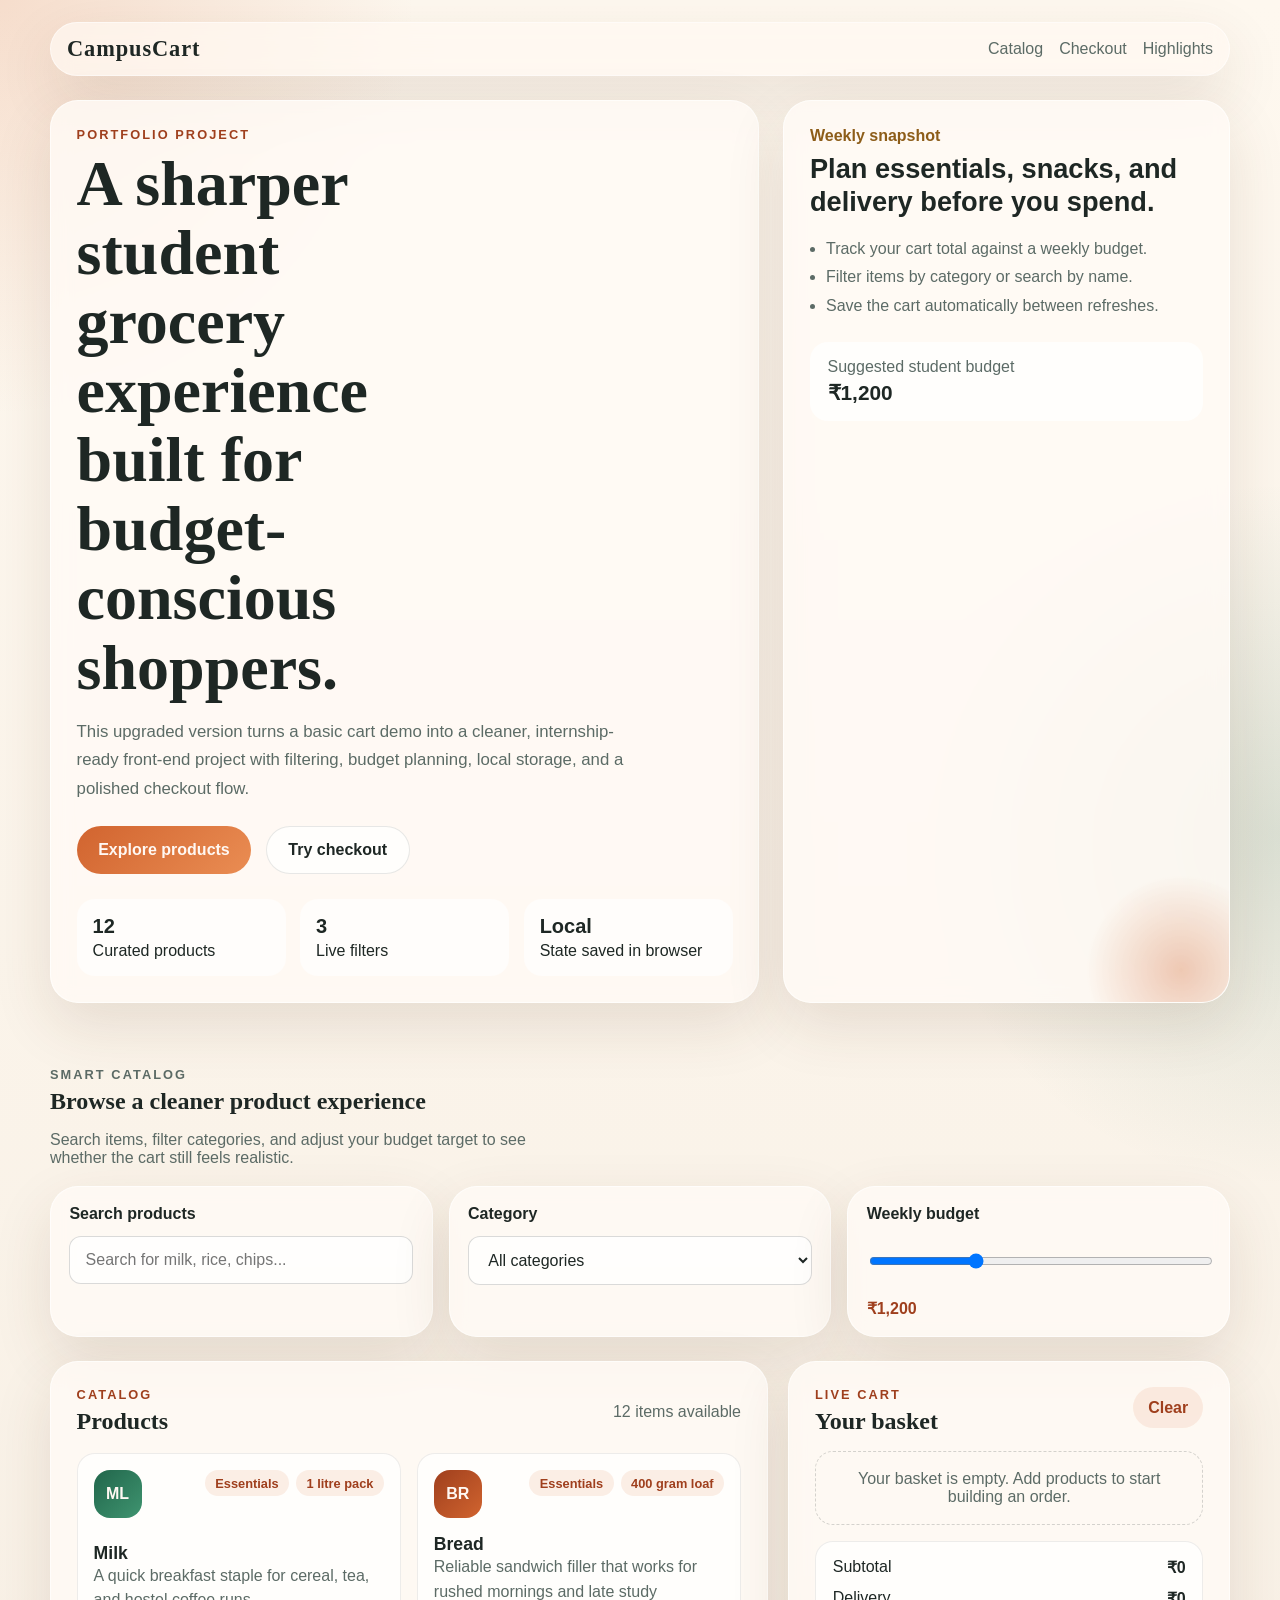
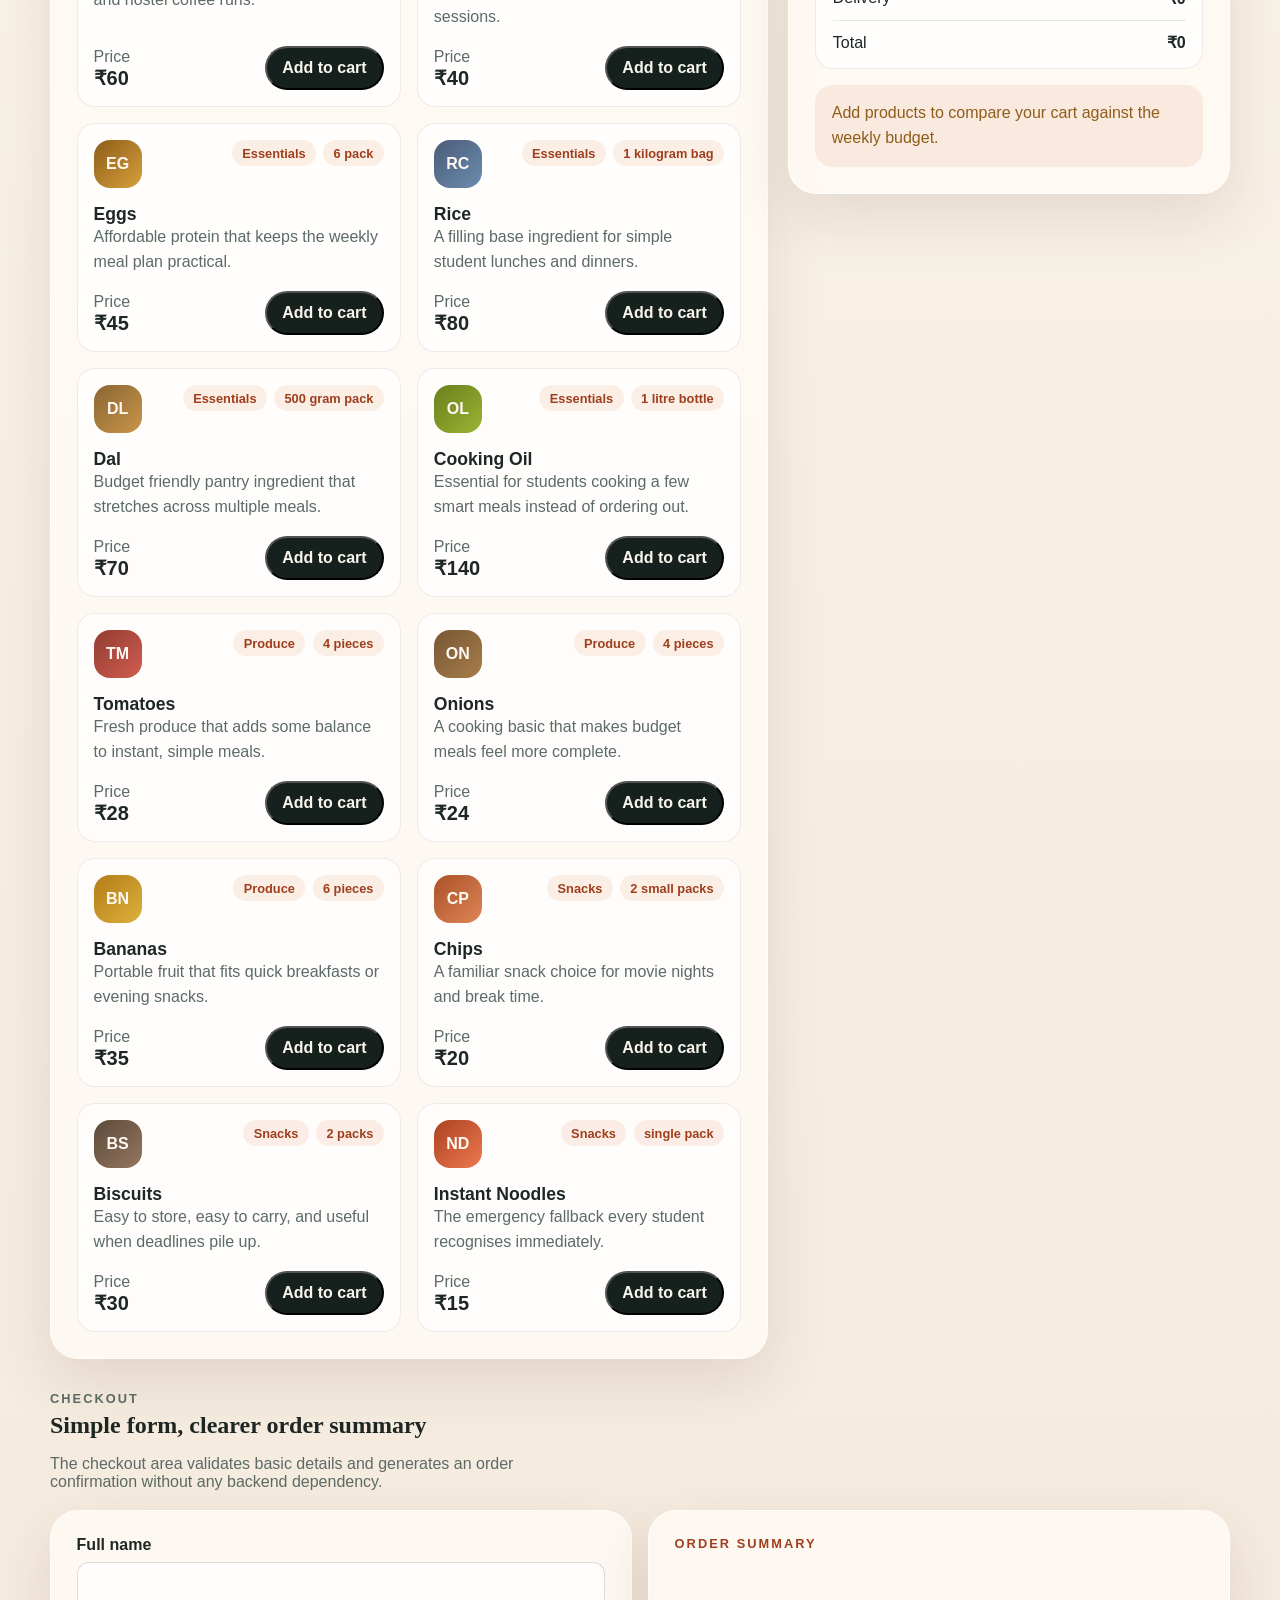
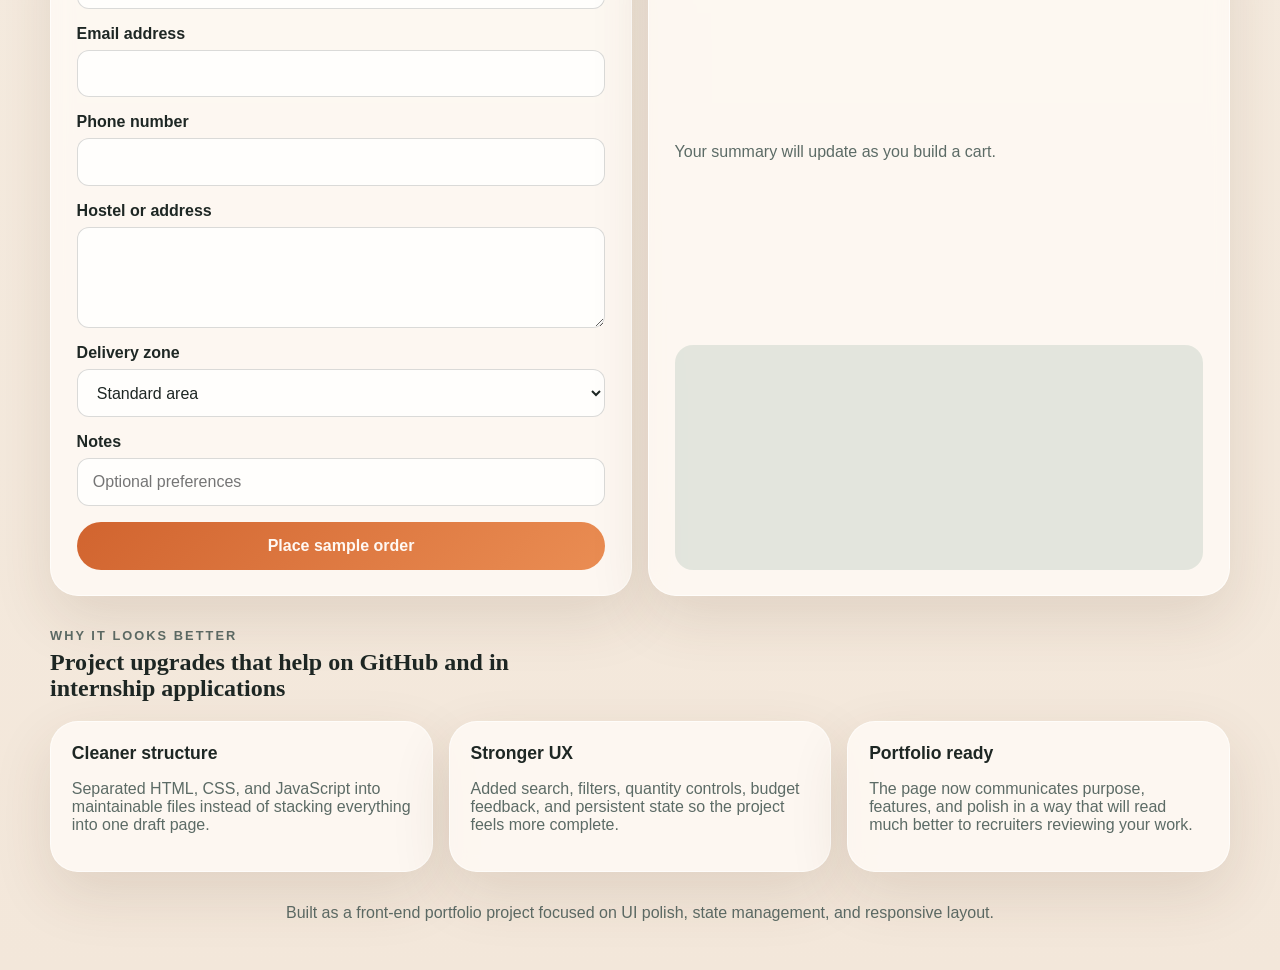
<file: index.html>
<!DOCTYPE html>
<html lang="en">
<head>
  <meta charset="UTF-8">
  <meta name="viewport" content="width=device-width, initial-scale=1.0">
  <meta
    name="description"
    content="CampusCart is a student-focused grocery planner that helps shoppers stay on budget, build a cart, and preview checkout details."
  >
  <title>CampusCart | Student Grocery Planner</title>
  <link rel="stylesheet" href="styles.css">
</head>
<body>
  <div class="page-shell">
    <header class="hero">
      <nav class="topbar" aria-label="Primary">
        <a class="brand" href="#top">CampusCart</a>
        <div class="topbar-links">
          <a href="#catalog">Catalog</a>
          <a href="#checkout">Checkout</a>
          <a href="#highlights">Highlights</a>
        </div>
      </nav>

      <section class="hero-grid" id="top">
        <div class="hero-copy">
          <p class="eyebrow">Portfolio Project</p>
          <h1>A sharper student grocery experience built for budget-conscious shoppers.</h1>
          <p class="hero-text">
            This upgraded version turns a basic cart demo into a cleaner, internship-ready front-end project with
            filtering, budget planning, local storage, and a polished checkout flow.
          </p>
          <div class="hero-actions">
            <a class="button button-primary" href="#catalog">Explore products</a>
            <a class="button button-secondary" href="#checkout">Try checkout</a>
          </div>
          <div class="hero-stats" aria-label="Project quick facts">
            <article>
              <strong>12</strong>
              <span>Curated products</span>
            </article>
            <article>
              <strong>3</strong>
              <span>Live filters</span>
            </article>
            <article>
              <strong>Local</strong>
              <span>State saved in browser</span>
            </article>
          </div>
        </div>

        <aside class="hero-panel" aria-label="Shopping insight">
          <p class="panel-kicker">Weekly snapshot</p>
          <h2>Plan essentials, snacks, and delivery before you spend.</h2>
          <ul class="panel-list">
            <li>Track your cart total against a weekly budget.</li>
            <li>Filter items by category or search by name.</li>
            <li>Save the cart automatically between refreshes.</li>
          </ul>
          <div class="budget-teaser">
            <span>Suggested student budget</span>
            <strong id="heroBudgetValue">INR 1,200</strong>
          </div>
        </aside>
      </section>
    </header>

    <main>
      <section class="controls-section" id="catalog">
        <div class="section-heading">
          <p class="eyebrow">Smart Catalog</p>
          <h2>Browse a cleaner product experience</h2>
          <p>
            Search items, filter categories, and adjust your budget target to see whether the cart still feels realistic.
          </p>
        </div>

        <div class="controls-grid">
          <label class="control-card">
            <span>Search products</span>
            <input id="searchInput" type="search" placeholder="Search for milk, rice, chips...">
          </label>

          <label class="control-card">
            <span>Category</span>
            <select id="categoryFilter">
              <option value="all">All categories</option>
              <option value="Essentials">Essentials</option>
              <option value="Produce">Produce</option>
              <option value="Snacks">Snacks</option>
            </select>
          </label>

          <label class="control-card control-card-range">
            <span>Weekly budget</span>
            <input id="budgetRange" type="range" min="500" max="3000" value="1200" step="100">
            <strong id="budgetValue">INR 1,200</strong>
          </label>
        </div>
      </section>

      <section class="workspace">
        <div class="catalog-panel">
          <div class="catalog-header">
            <div>
              <p class="eyebrow">Catalog</p>
              <h2>Products</h2>
            </div>
            <p id="resultsCount" class="muted">12 items available</p>
          </div>
          <div id="productGrid" class="product-grid" aria-live="polite"></div>
        </div>

        <aside class="cart-panel">
          <div class="cart-heading">
            <div>
              <p class="eyebrow">Live Cart</p>
              <h2>Your basket</h2>
            </div>
            <button id="clearCartButton" class="text-button" type="button">Clear</button>
          </div>

          <div id="cartItems" class="cart-items" aria-live="polite"></div>

          <div class="summary-card">
            <div class="summary-row">
              <span>Subtotal</span>
              <strong id="subtotalValue">INR 0</strong>
            </div>
            <div class="summary-row">
              <span>Delivery</span>
              <strong id="deliveryValue">INR 40</strong>
            </div>
            <div class="summary-row total-row">
              <span>Total</span>
              <strong id="totalValue">INR 40</strong>
            </div>
          </div>

          <div id="budgetStatus" class="budget-status">
            Add products to compare your cart against the weekly budget.
          </div>
        </aside>
      </section>

      <section class="checkout-layout" id="checkout">
        <div class="section-heading">
          <p class="eyebrow">Checkout</p>
          <h2>Simple form, clearer order summary</h2>
          <p>
            The checkout area validates basic details and generates an order confirmation without any backend dependency.
          </p>
        </div>

        <div class="checkout-grid">
          <form id="checkoutForm" class="checkout-card">
            <label>
              <span>Full name</span>
              <input id="customerName" type="text" required>
            </label>

            <label>
              <span>Email address</span>
              <input id="customerEmail" type="email" required>
            </label>

            <label>
              <span>Phone number</span>
              <input id="customerPhone" type="tel" required>
            </label>

            <label>
              <span>Hostel or address</span>
              <textarea id="customerAddress" rows="4" required></textarea>
            </label>

            <label>
              <span>Delivery zone</span>
              <select id="deliveryZone">
                <option value="standard">Standard area</option>
                <option value="remote">Remote area</option>
              </select>
            </label>

            <label>
              <span>Notes</span>
              <input id="customerNotes" type="text" placeholder="Optional preferences">
            </label>

            <button class="button button-primary form-button" type="submit">Place sample order</button>
          </form>

          <div class="checkout-card order-card">
            <p class="eyebrow">Order Summary</p>
            <div id="checkoutSummary" class="checkout-summary">
              Your summary will update as you build a cart.
            </div>
            <div id="confirmationMessage" class="confirmation-message" aria-live="polite"></div>
          </div>
        </div>
      </section>

      <section class="highlights" id="highlights">
        <div class="section-heading">
          <p class="eyebrow">Why It Looks Better</p>
          <h2>Project upgrades that help on GitHub and in internship applications</h2>
        </div>

        <div class="highlight-grid">
          <article class="highlight-card">
            <h3>Cleaner structure</h3>
            <p>Separated HTML, CSS, and JavaScript into maintainable files instead of stacking everything into one draft page.</p>
          </article>
          <article class="highlight-card">
            <h3>Stronger UX</h3>
            <p>Added search, filters, quantity controls, budget feedback, and persistent state so the project feels more complete.</p>
          </article>
          <article class="highlight-card">
            <h3>Portfolio ready</h3>
            <p>The page now communicates purpose, features, and polish in a way that will read much better to recruiters reviewing your work.</p>
          </article>
        </div>
      </section>
    </main>

    <footer class="site-footer">
      <p>Built as a front-end portfolio project focused on UI polish, state management, and responsive layout.</p>
    </footer>
  </div>

  <script src="script.js"></script>
</body>
</html>
</file>
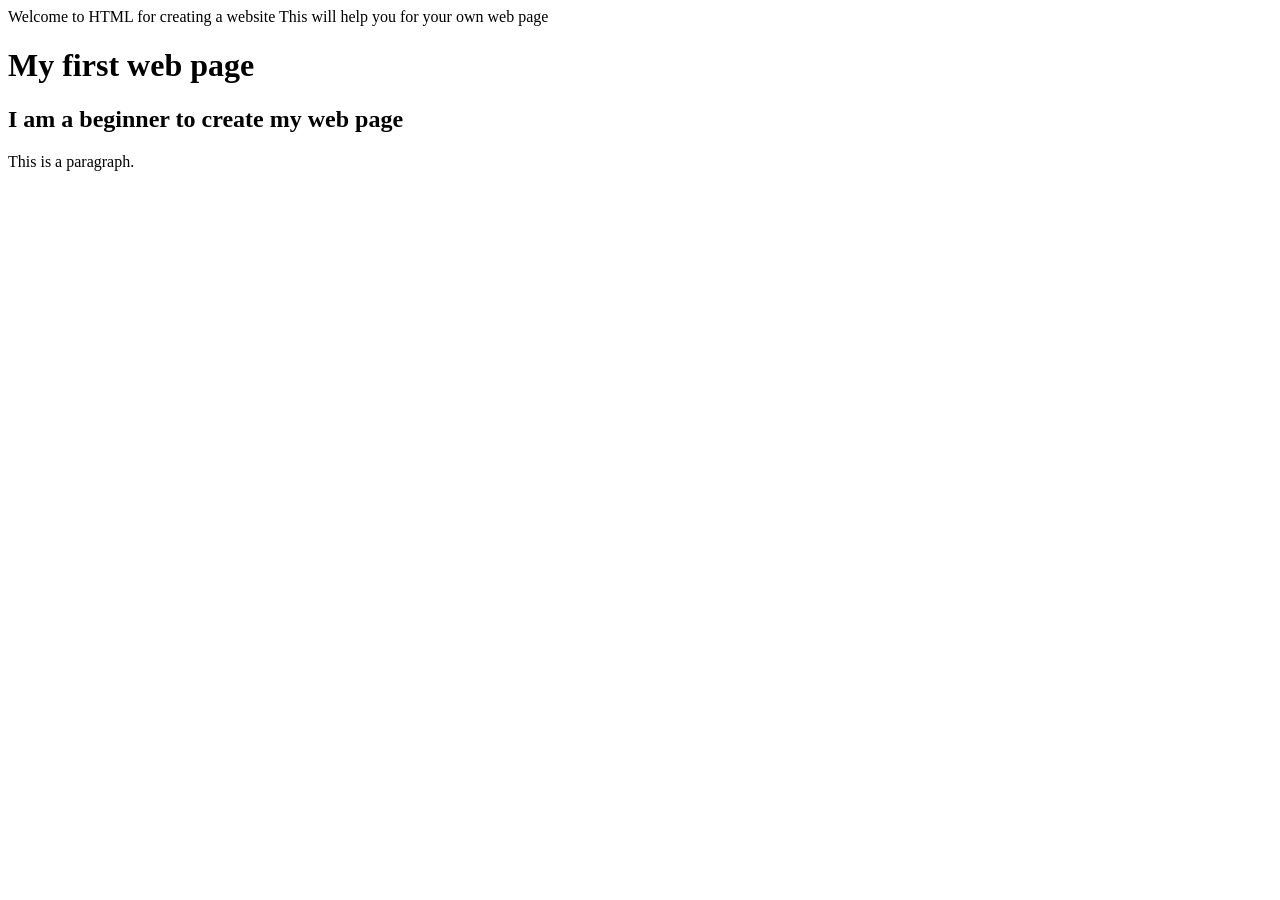
<file: archive/doc.HTML>
<!DOCTYPE HTML>
<html>
<head>
<title>This is my First web page</title>
</head>
<body>

Welcome to HTML for creating a website

This will help you for your own web page

<h1>My first web page</h1>
<h2> I am a beginner to create my web page</h2>
<p>This is a paragraph.</p>

</body>
</html>
</file>
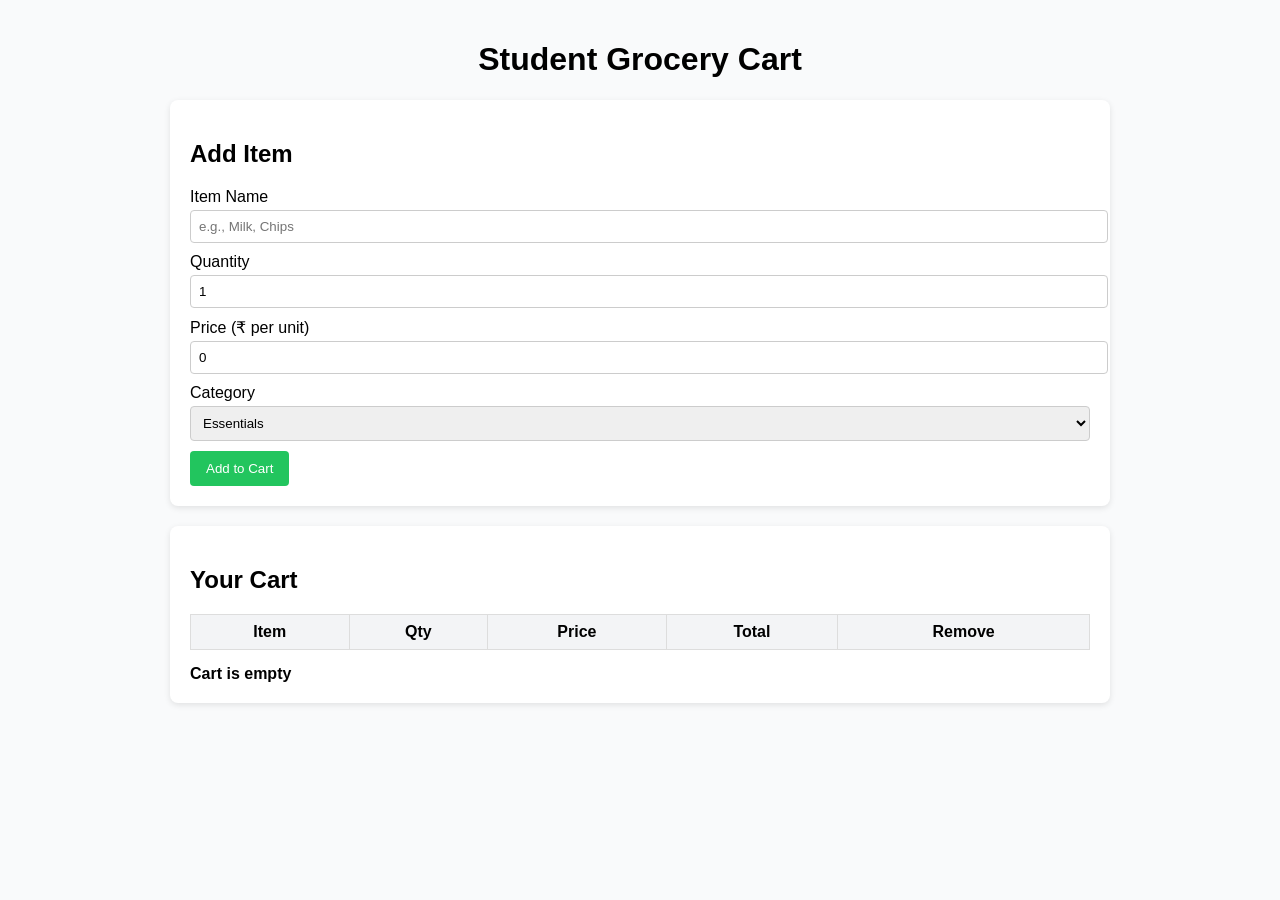
<file: archive/web2.html>
<!DOCTYPE html>
<html lang="en">
<head>
  <meta charset="UTF-8" />
  <meta name="viewport" content="width=device-width, initial-scale=1" />
  <title>Student Grocery Cart</title>
  <style>
    body { font-family: Arial, sans-serif; background:#f9fafb; margin:0; padding:20px; }
    h1 { text-align:center; }
    .section { margin:20px auto; max-width:900px; background:#fff; padding:20px; border-radius:8px; box-shadow:0 2px 6px rgba(0,0,0,0.1); }
    label { display:block; margin-top:10px; }
    input, select { width:100%; padding:8px; margin-top:4px; border:1px solid #ccc; border-radius:4px; }
    button { margin-top:10px; padding:10px 16px; background:#22c55e; color:#fff; border:none; border-radius:4px; cursor:pointer; }
    button:hover { background:#16a34a; }
    table { width:100%; border-collapse:collapse; margin-top:10px; }
    th, td { border:1px solid #ddd; padding:8px; text-align:center; }
    th { background:#f3f4f6; }
    .summary { margin-top:15px; font-weight:bold; }
  </style>
</head>
<body>
  <h1>Student Grocery Cart</h1>

  <!-- Add item form -->
  <div class="section">
    <h2>Add Item</h2>
    <label>Item Name</label>
    <input type="text" id="itemName" placeholder="e.g., Milk, Chips" />
    <label>Quantity</label>
    <input type="number" id="itemQty" value="1" min="1" />
    <label>Price (₹ per unit)</label>
    <input type="number" id="itemPrice" value="0" min="0" />
    <label>Category</label>
    <select id="itemCat">
      <option>Essentials</option>
      <option>Snacks</option>
      <option>Fruits</option>
      <option>Veggies</option>
    </select>
    <button onclick="addToCart()">Add to Cart</button>
  </div>

  <!-- Cart -->
  <div class="section">
    <h2>Your Cart</h2>
    <table id="cartTable">
      <thead>
        <tr><th>Item</th><th>Qty</th><th>Price</th><th>Total</th><th>Remove</th></tr>
      </thead>
      <tbody></tbody>
    </table>
    <div class="summary" id="cartSummary">Cart is empty</div>
  </div>

  <script>
    let cart = [];

    function addToCart() {
      const name = document.getElementById("itemName").value.trim();
      const qty = parseInt(document.getElementById("itemQty").value);
      const price = parseInt(document.getElementById("itemPrice").value);
      if (!name || qty <= 0 || price < 0) return alert("Please enter valid details");

      cart.push({ name, qty, price });
      renderCart();
      document.getElementById("itemName").value = "";
      document.getElementById("itemQty").value = 1;
      document.getElementById("itemPrice").value = 0;
    }

    function removeItem(index) {
      cart.splice(index, 1);
      renderCart();
    }

    function renderCart() {
      const tbody = document.querySelector("#cartTable tbody");
      tbody.innerHTML = "";
      let totalItems = 0, totalCost = 0;

      cart.forEach((item, i) => {
        const row = document.createElement("tr");
        row.innerHTML = `
          <td>${item.name}</td>
          <td>${item.qty}</td>
          <td>₹${item.price}</td>
          <td>₹${item.qty * item.price}</td>
          <td><button onclick="removeItem(${i})">X</button></td>
        `;
        tbody.appendChild(row);
        totalItems += item.qty;
        totalCost += item.qty * item.price;
      });

      document.getElementById("cartSummary").textContent =
        cart.length ? `Total items: ${totalItems} | Total cost: ₹${totalCost}` : "Cart is empty";
    }
  </script>
</body>
</html>
</file>
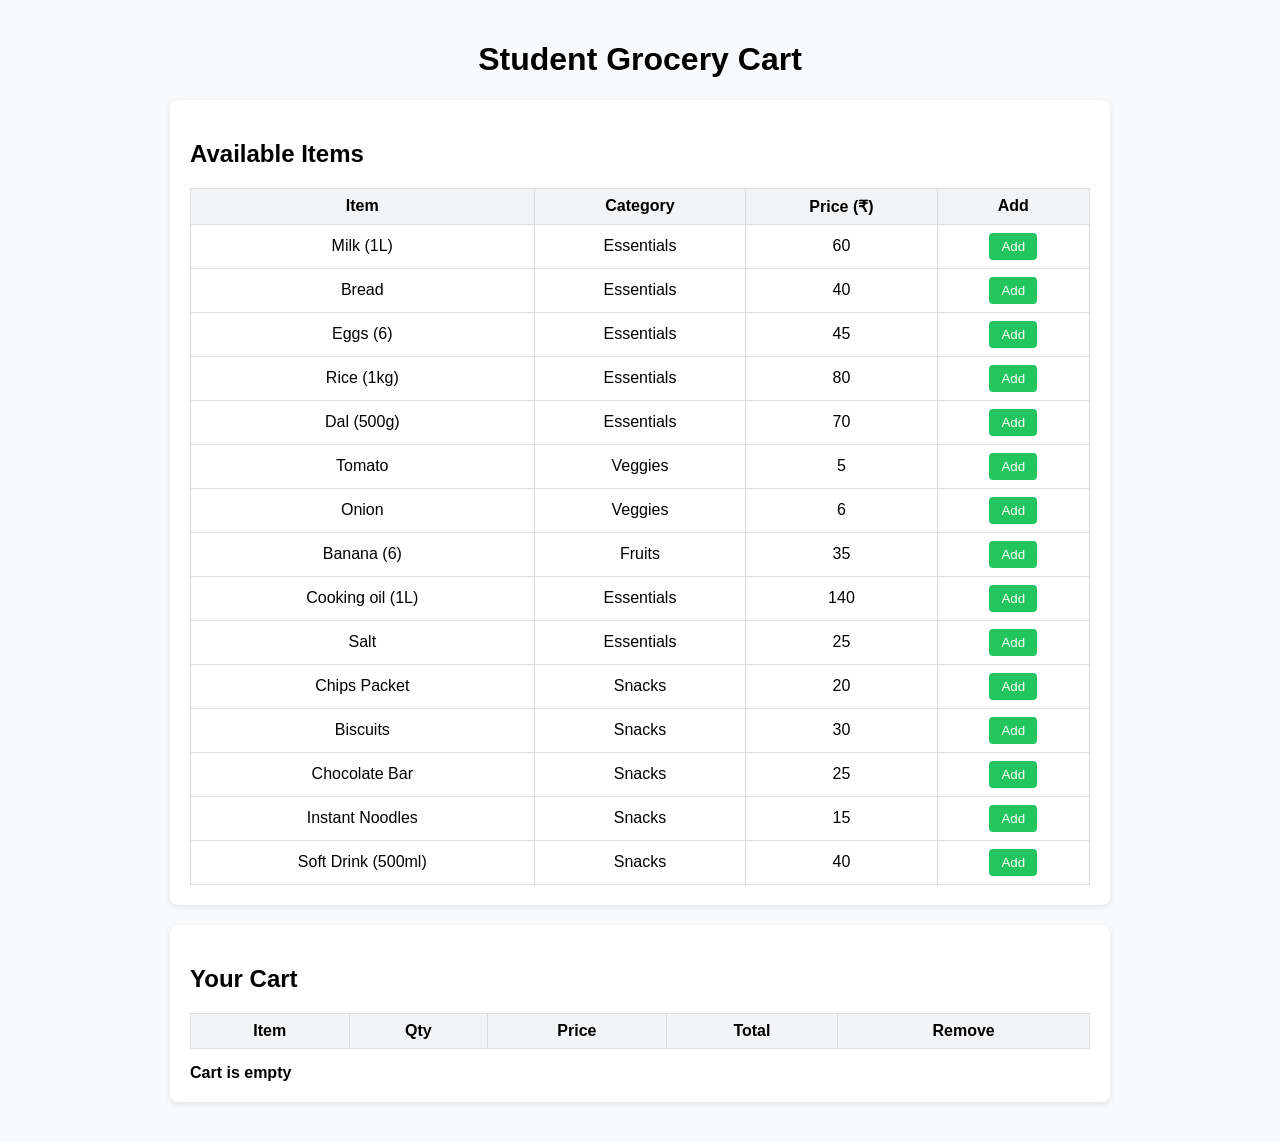
<file: archive/web3.html>
<!DOCTYPE html>
<html lang="en">
<head>
  <meta charset="UTF-8" />
  <meta name="viewport" content="width=device-width, initial-scale=1" />
  <title>Student Grocery Cart</title>
  <style>
    body { font-family: Arial, sans-serif; background:#f9fafb; margin:0; padding:20px; }
    h1 { text-align:center; }
    .section { margin:20px auto; max-width:900px; background:#fff; padding:20px; border-radius:8px; box-shadow:0 2px 6px rgba(0,0,0,0.1); }
    table { width:100%; border-collapse:collapse; margin-top:10px; }
    th, td { border:1px solid #ddd; padding:8px; text-align:center; }
    th { background:#f3f4f6; }
    button { padding:6px 12px; background:#22c55e; color:#fff; border:none; border-radius:4px; cursor:pointer; }
    button:hover { background:#16a34a; }
    .summary { margin-top:15px; font-weight:bold; }
  </style>
</head>
<body>
  <h1>Student Grocery Cart</h1>

  <!-- Preloaded items -->
  <div class="section">
    <h2>Available Items</h2>
    <table id="itemsTable">
      <thead>
        <tr><th>Item</th><th>Category</th><th>Price (₹)</th><th>Add</th></tr>
      </thead>
      <tbody>
        <tr><td>Milk (1L)</td><td>Essentials</td><td>60</td><td><button onclick="addToCart('Milk (1L)',1,60)">Add</button></td></tr>
        <tr><td>Bread</td><td>Essentials</td><td>40</td><td><button onclick="addToCart('Bread',1,40)">Add</button></td></tr>
        <tr><td>Eggs (6)</td><td>Essentials</td><td>45</td><td><button onclick="addToCart('Eggs (6)',1,45)">Add</button></td></tr>
        <tr><td>Rice (1kg)</td><td>Essentials</td><td>80</td><td><button onclick="addToCart('Rice (1kg)',1,80)">Add</button></td></tr>
        <tr><td>Dal (500g)</td><td>Essentials</td><td>70</td><td><button onclick="addToCart('Dal (500g)',1,70)">Add</button></td></tr>
        <tr><td>Tomato</td><td>Veggies</td><td>5</td><td><button onclick="addToCart('Tomato',1,5)">Add</button></td></tr>
        <tr><td>Onion</td><td>Veggies</td><td>6</td><td><button onclick="addToCart('Onion',1,6)">Add</button></td></tr>
        <tr><td>Banana (6)</td><td>Fruits</td><td>35</td><td><button onclick="addToCart('Banana (6)',1,35)">Add</button></td></tr>
        <tr><td>Cooking oil (1L)</td><td>Essentials</td><td>140</td><td><button onclick="addToCart('Cooking oil (1L)',1,140)">Add</button></td></tr>
        <tr><td>Salt</td><td>Essentials</td><td>25</td><td><button onclick="addToCart('Salt',1,25)">Add</button></td></tr>
        <tr><td>Chips Packet</td><td>Snacks</td><td>20</td><td><button onclick="addToCart('Chips Packet',1,20)">Add</button></td></tr>
        <tr><td>Biscuits</td><td>Snacks</td><td>30</td><td><button onclick="addToCart('Biscuits',1,30)">Add</button></td></tr>
        <tr><td>Chocolate Bar</td><td>Snacks</td><td>25</td><td><button onclick="addToCart('Chocolate Bar',1,25)">Add</button></td></tr>
        <tr><td>Instant Noodles</td><td>Snacks</td><td>15</td><td><button onclick="addToCart('Instant Noodles',1,15)">Add</button></td></tr>
        <tr><td>Soft Drink (500ml)</td><td>Snacks</td><td>40</td><td><button onclick="addToCart('Soft Drink (500ml)',1,40)">Add</button></td></tr>
      </tbody>
    </table>
  </div>

  <!-- Cart -->
  <div class="section">
    <h2>Your Cart</h2>
    <table id="cartTable">
      <thead>
        <tr><th>Item</th><th>Qty</th><th>Price</th><th>Total</th><th>Remove</th></tr>
      </thead>
      <tbody></tbody>
    </table>
    <div class="summary" id="cartSummary">Cart is empty</div>
  </div>

  <script>
    let cart = [];

    function addToCart(name, qty, price) {
      // check if item already in cart
      const existing = cart.find(i => i.name === name);
      if (existing) {
        existing.qty += qty;
      } else {
        cart.push({ name, qty, price });
      }
      renderCart();
    }

    function removeItem(index) {
      cart.splice(index, 1);
      renderCart();
    }

    function renderCart() {
      const tbody = document.querySelector("#cartTable tbody");
      tbody.innerHTML = "";
      let totalItems = 0, totalCost = 0;

      cart.forEach((item, i) => {
        const row = document.createElement("tr");
        row.innerHTML = `
          <td>${item.name}</td>
          <td>${item.qty}</td>
          <td>₹${item.price}</td>
          <td>₹${item.qty * item.price}</td>
          <td><button onclick="removeItem(${i})">X</button></td>
        `;
        tbody.appendChild(row);
        totalItems += item.qty;
        totalCost += item.qty * item.price;
      });

      document.getElementById("cartSummary").textContent =
        cart.length ? `Total items: ${totalItems} | Total cost: ₹${totalCost}` : "Cart is empty";
    }
  </script>
</body>
</html>
</file>
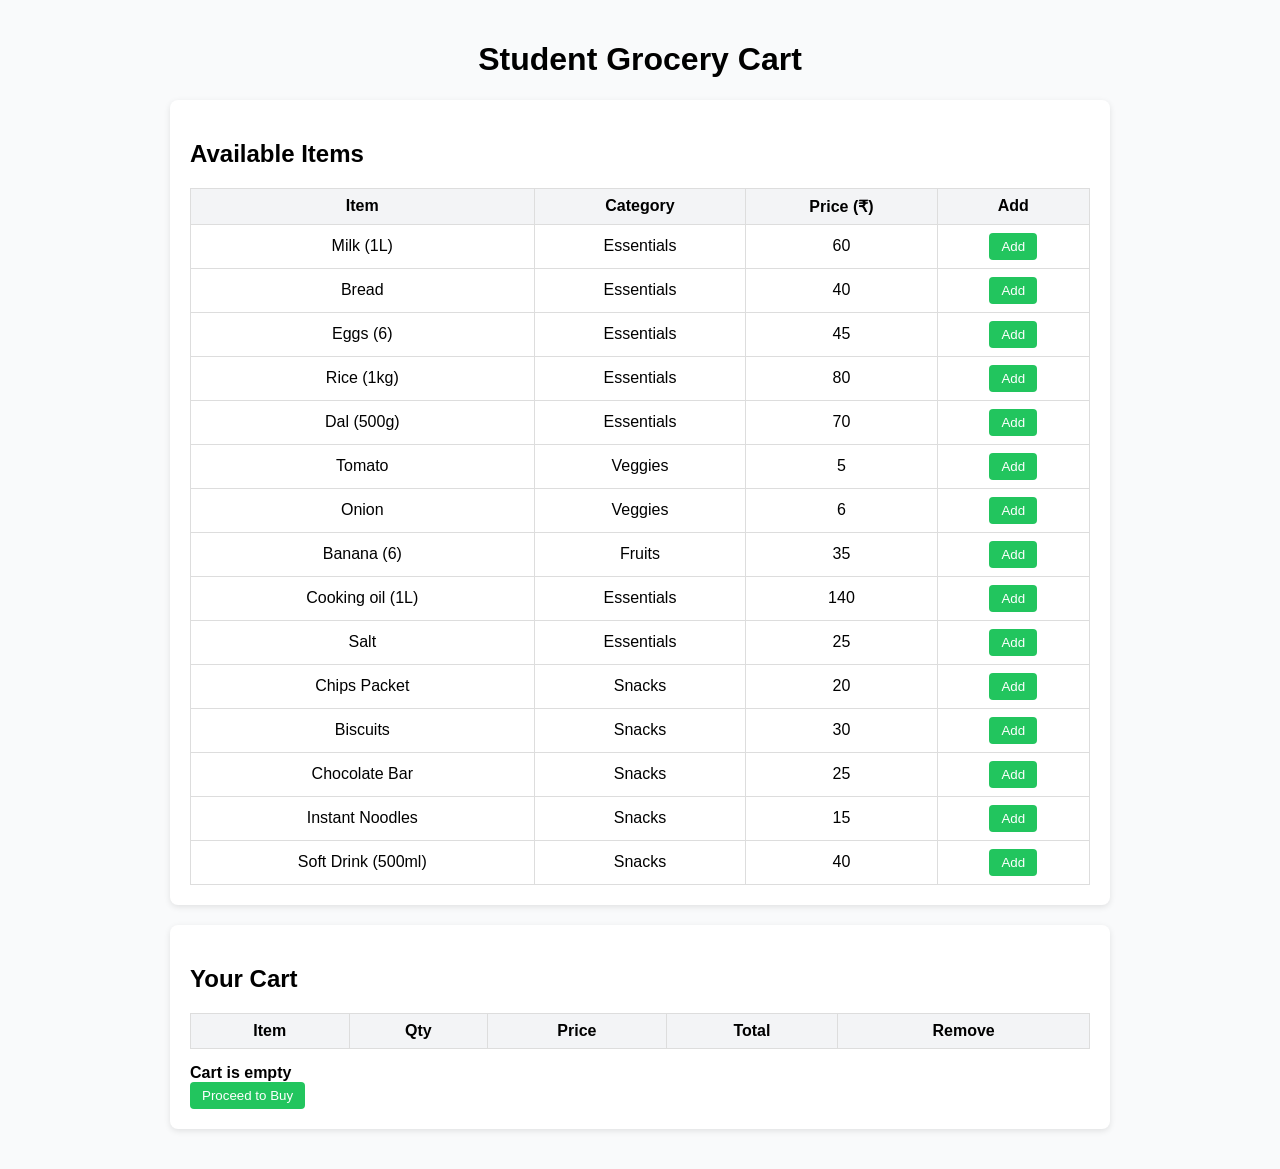
<file: archive/web4.html>
<!DOCTYPE html>
<html lang="en">
<head>
  <meta charset="UTF-8" />
  <meta name="viewport" content="width=device-width, initial-scale=1" />
  <title>Student Grocery Cart</title>
  <style>
    body { font-family: Arial, sans-serif; background:#f9fafb; margin:0; padding:20px; }
    h1 { text-align:center; }
    .section { margin:20px auto; max-width:900px; background:#fff; padding:20px; border-radius:8px; box-shadow:0 2px 6px rgba(0,0,0,0.1); }
    table { width:100%; border-collapse:collapse; margin-top:10px; }
    th, td { border:1px solid #ddd; padding:8px; text-align:center; }
    th { background:#f3f4f6; }
    button { padding:6px 12px; background:#22c55e; color:#fff; border:none; border-radius:4px; cursor:pointer; }
    button:hover { background:#16a34a; }
    .summary { margin-top:15px; font-weight:bold; }
    label { display:block; margin-top:10px; }
    input, textarea, select { width:100%; padding:8px; margin-top:4px; border:1px solid #ccc; border-radius:4px; }
  </style>
</head>
<body>
  <h1>Student Grocery Cart</h1>

  <!-- Preloaded items -->
  <div class="section">
    <h2>Available Items</h2>
    <table>
      <thead>
        <tr><th>Item</th><th>Category</th><th>Price (₹)</th><th>Add</th></tr>
      </thead>
      <tbody>
        <tr><td>Milk (1L)</td><td>Essentials</td><td>60</td><td><button onclick="addToCart('Milk (1L)',1,60)">Add</button></td></tr>
        <tr><td>Bread</td><td>Essentials</td><td>40</td><td><button onclick="addToCart('Bread',1,40)">Add</button></td></tr>
        <tr><td>Eggs (6)</td><td>Essentials</td><td>45</td><td><button onclick="addToCart('Eggs (6)',1,45)">Add</button></td></tr>
        <tr><td>Rice (1kg)</td><td>Essentials</td><td>80</td><td><button onclick="addToCart('Rice (1kg)',1,80)">Add</button></td></tr>
        <tr><td>Dal (500g)</td><td>Essentials</td><td>70</td><td><button onclick="addToCart('Dal (500g)',1,70)">Add</button></td></tr>
        <tr><td>Tomato</td><td>Veggies</td><td>5</td><td><button onclick="addToCart('Tomato',1,5)">Add</button></td></tr>
        <tr><td>Onion</td><td>Veggies</td><td>6</td><td><button onclick="addToCart('Onion',1,6)">Add</button></td></tr>
        <tr><td>Banana (6)</td><td>Fruits</td><td>35</td><td><button onclick="addToCart('Banana (6)',1,35)">Add</button></td></tr>
        <tr><td>Cooking oil (1L)</td><td>Essentials</td><td>140</td><td><button onclick="addToCart('Cooking oil (1L)',1,140)">Add</button></td></tr>
        <tr><td>Salt</td><td>Essentials</td><td>25</td><td><button onclick="addToCart('Salt',1,25)">Add</button></td></tr>
        <tr><td>Chips Packet</td><td>Snacks</td><td>20</td><td><button onclick="addToCart('Chips Packet',1,20)">Add</button></td></tr>
        <tr><td>Biscuits</td><td>Snacks</td><td>30</td><td><button onclick="addToCart('Biscuits',1,30)">Add</button></td></tr>
        <tr><td>Chocolate Bar</td><td>Snacks</td><td>25</td><td><button onclick="addToCart('Chocolate Bar',1,25)">Add</button></td></tr>
        <tr><td>Instant Noodles</td><td>Snacks</td><td>15</td><td><button onclick="addToCart('Instant Noodles',1,15)">Add</button></td></tr>
        <tr><td>Soft Drink (500ml)</td><td>Snacks</td><td>40</td><td><button onclick="addToCart('Soft Drink (500ml)',1,40)">Add</button></td></tr>
      </tbody>
    </table>
  </div>

  <!-- Cart -->
  <div class="section">
    <h2>Your Cart</h2>
    <table id="cartTable">
      <thead>
        <tr><th>Item</th><th>Qty</th><th>Price</th><th>Total</th><th>Remove</th></tr>
      </thead>
      <tbody></tbody>
    </table>
    <div class="summary" id="cartSummary">Cart is empty</div>
    <button onclick="showCheckout()">Proceed to Buy</button>
  </div>

  <!-- Checkout -->
  <div class="section" id="checkoutSection" style="display:none;">
    <h2>Checkout</h2>
    <form id="checkoutForm">
      <label for="name">Full Name</label>
      <input type="text" id="name" required />

      <label for="phone">Phone Number</label>
      <input type="tel" id="phone" required />

      <label for="address">Delivery Address</label>
      <textarea id="address" rows="3" required></textarea>

      <label for="remote">Remote Area Delivery?</label>
      <select id="remote">
        <option value="No">No</option>
        <option value="Yes">Yes</option>
      </select>

      <button type="submit">Place Order</button>
    </form>
    <p id="confirmation" style="margin-top:10px; color:green; font-weight:bold;"></p>
  </div>

  <script>
    let cart = [];

    function addToCart(name, qty, price) {
      const existing = cart.find(i => i.name === name);
      if (existing) {
        existing.qty += qty;
      } else {
        cart.push({ name, qty, price });
      }
      renderCart();
    }

    function removeItem(index) {
      cart.splice(index, 1);
      renderCart();
    }

    function renderCart() {
      const tbody = document.querySelector("#cartTable tbody");
      tbody.innerHTML = "";
      let totalItems = 0, totalCost = 0;

      cart.forEach((item, i) => {
        const row = document.createElement("tr");
        row.innerHTML = `
          <td>${item.name}</td>
          <td>${item.qty}</td>
          <td>₹${item.price}</td>
          <td>₹${item.qty * item.price}</td>
          <td><button onclick="removeItem(${i})">X</button></td>
        `;
        tbody.appendChild(row);
        totalItems += item.qty;
        totalCost += item.qty * item.price;
      });

      document.getElementById("cartSummary").textContent =
        cart.length ? `Total items: ${totalItems} | Total cost: ₹${totalCost}` : "Cart is empty";
    }

    function showCheckout() {
      if (cart.length === 0) {
        alert("Your cart is empty!");
        return;
      }
      document.getElementById("checkoutSection").style.display = "block";
      window.scrollTo(0, document.body.scrollHeight);
    }

    document.getElementById("checkoutForm").addEventListener("submit", function(e) {
      e.preventDefault();
      const name = document.getElementById("name").value;
      const phone = document.getElementById("phone").value;
      const address = document.getElementById("address").value;
      const remote = document.getElementById("remote").value;

      let totalCost = cart.reduce((sum, i) => sum + i.qty * i.price, 0);
      document.getElementById("confirmation").textContent =
        `Order placed! Thank you, ${name}. Phone: ${phone}. Delivery to: ${address}. Remote area: ${remote}. Total cost: ₹${
</file>
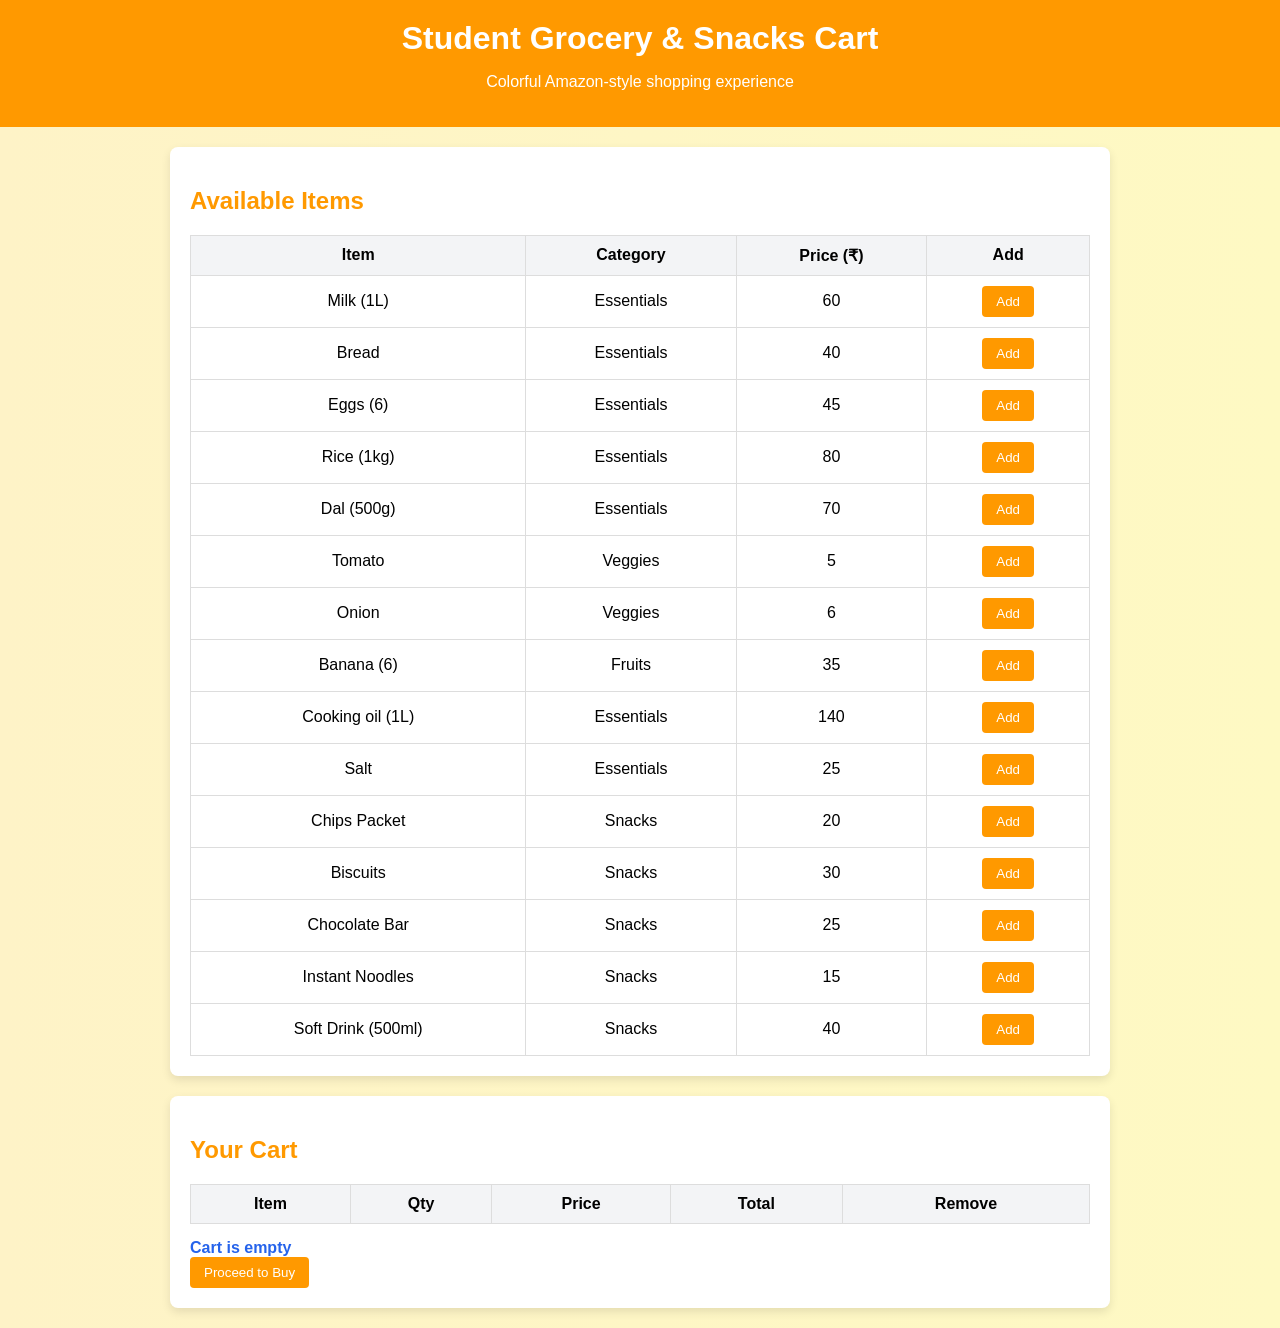
<file: archive/web5.html>
<!DOCTYPE html>
<html lang="en">
<head>
  <meta charset="UTF-8" />
  <meta name="viewport" content="width=device-width, initial-scale=1" />
  <title>Student Grocery Cart</title>
  <style>
    body {
      font-family: Arial, sans-serif;
      margin:0; padding:0;
      background: linear-gradient(to right, #fef3c7, #fef9c3);
    }
    header {
      background:#ff9900;
      color:#fff;
      padding:20px;
      text-align:center;
    }
    h1 { margin:0; }
    .section {
      margin:20px auto;
      max-width:900px;
      background:#fff;
      padding:20px;
      border-radius:8px;
      box-shadow:0 4px 10px rgba(0,0,0,0.1);
    }
    h2 { color:#ff9900; }
    table { width:100%; border-collapse:collapse; margin-top:10px; }
    th, td { border:1px solid #ddd; padding:10px; text-align:center; }
    th { background:#f3f4f6; }
    button {
      padding:8px 14px;
      background:#ff9900;
      color:#fff;
      border:none;
      border-radius:4px;
      cursor:pointer;
      transition: background 0.3s;
    }
    button:hover { background:#e68a00; }
    .remove-btn {
      background:#dc2626;
    }
    .remove-btn:hover { background:#b91c1c; }
    .summary {
      margin-top:15px;
      font-weight:bold;
      color:#2563eb;
    }
    label { display:block; margin-top:10px; color:#374151; }
    input, textarea, select {
      width:100%; padding:8px; margin-top:4px;
      border:1px solid #ccc; border-radius:4px;
    }
    #confirmation {
      margin-top:10px; font-weight:bold; color:#16a34a;
    }
  </style>
</head>
<body>
  <header>
    <h1>Student Grocery & Snacks Cart</h1>
    <p>Colorful Amazon‑style shopping experience</p>
  </header>

  <!-- Preloaded items -->
  <div class="section">
    <h2>Available Items</h2>
    <table>
      <thead>
        <tr><th>Item</th><th>Category</th><th>Price (₹)</th><th>Add</th></tr>
      </thead>
      <tbody>
        <tr><td>Milk (1L)</td><td>Essentials</td><td>60</td><td><button onclick="addToCart('Milk (1L)',1,60)">Add</button></td></tr>
        <tr><td>Bread</td><td>Essentials</td><td>40</td><td><button onclick="addToCart('Bread',1,40)">Add</button></td></tr>
        <tr><td>Eggs (6)</td><td>Essentials</td><td>45</td><td><button onclick="addToCart('Eggs (6)',1,45)">Add</button></td></tr>
        <tr><td>Rice (1kg)</td><td>Essentials</td><td>80</td><td><button onclick="addToCart('Rice (1kg)',1,80)">Add</button></td></tr>
        <tr><td>Dal (500g)</td><td>Essentials</td><td>70</td><td><button onclick="addToCart('Dal (500g)',1,70)">Add</button></td></tr>
        <tr><td>Tomato</td><td>Veggies</td><td>5</td><td><button onclick="addToCart('Tomato',1,5)">Add</button></td></tr>
        <tr><td>Onion</td><td>Veggies</td><td>6</td><td><button onclick="addToCart('Onion',1,6)">Add</button></td></tr>
        <tr><td>Banana (6)</td><td>Fruits</td><td>35</td><td><button onclick="addToCart('Banana (6)',1,35)">Add</button></td></tr>
        <tr><td>Cooking oil (1L)</td><td>Essentials</td><td>140</td><td><button onclick="addToCart('Cooking oil (1L)',1,140)">Add</button></td></tr>
        <tr><td>Salt</td><td>Essentials</td><td>25</td><td><button onclick="addToCart('Salt',1,25)">Add</button></td></tr>
        <tr><td>Chips Packet</td><td>Snacks</td><td>20</td><td><button onclick="addToCart('Chips Packet',1,20)">Add</button></td></tr>
        <tr><td>Biscuits</td><td>Snacks</td><td>30</td><td><button onclick="addToCart('Biscuits',1,30)">Add</button></td></tr>
        <tr><td>Chocolate Bar</td><td>Snacks</td><td>25</td><td><button onclick="addToCart('Chocolate Bar',1,25)">Add</button></td></tr>
        <tr><td>Instant Noodles</td><td>Snacks</td><td>15</td><td><button onclick="addToCart('Instant Noodles',1,15)">Add</button></td></tr>
        <tr><td>Soft Drink (500ml)</td><td>Snacks</td><td>40</td><td><button onclick="addToCart('Soft Drink (500ml)',1,40)">Add</button></td></tr>
      </tbody>
    </table>
  </div>

  <!-- Cart -->
  <div class="section">
    <h2>Your Cart</h2>
    <table id="cartTable">
      <thead>
        <tr><th>Item</th><th>Qty</th><th>Price</th><th>Total</th><th>Remove</th></tr>
      </thead>
      <tbody></tbody>
    </table>
    <div class="summary" id="cartSummary">Cart is empty</div>
    <button onclick="showCheckout()">Proceed to Buy</button>
  </div>

  <!-- Checkout -->
  <div class="section" id="checkoutSection" style="display:none;">
    <h2>Checkout</h2>
    <form id="checkoutForm">
      <label for="name">Full Name</label>
      <input type="text" id="name" required />

      <label for="phone">Phone Number</label>
      <input type="tel" id="phone" required />

      <label for="address">Delivery Address</label>
      <textarea id="address" rows="3" required></textarea>

      <label for="remote">Remote Area Delivery?</label>
      <select id="remote">
        <option value="No">No</option>
        <option value="Yes">Yes</option>
      </select>

      <button type="submit">Place Order</button>
    </form>
    <p id="confirmation"></p>
  </div>

  <script>
    let cart = [];

    function addToCart(name, qty, price) {
      const existing = cart.find(i => i.name === name);
      if (existing) {
        existing.qty += qty;
      } else {
        cart.push({ name, qty, price });
      }
      renderCart();
    }

    function removeItem(index) {
      cart.splice(index, 1);
      renderCart();
    }

    <!DOCTYPE html>
<html lang="en">
<head>
  <meta charset="UTF-8" />
  <meta name="viewport" content="width=device-width, initial-scale=1" />
  <title>Student Grocery Cart</title>
  <style>
    body {
      font-family: Arial, sans-serif;
      margin:0; padding:0;
      background: linear-gradient(to right, #fceabb, #f8b500);
    }
    header {
      background: linear-gradient(to right, #06beb6, #48b1bf);
      color:#fff;
      padding:20px;
      text-align:center;
    }
    h1 { margin:0; }
    .section {
      margin:20px auto;
      max-width:900px;
      background:#fff;
      padding:20px;
      border-radius:12px;
      box-shadow:0 6px 12px rgba(0,0,0,0.15);
    }
    h2 { color:#f97316; }
    table { width:100%; border-collapse:collapse; margin-top:10px; }
    th, td { border:1px solid #ddd; padding:10px; text-align:center; }
    th { background:#fde68a; }
    img { width:60px; height:60px; object-fit:cover; border-radius:6px; }
    button {
      padding:8px 14px;
      background: linear-gradient(to right, #f97316, #facc15);
      color:#fff;
      border:none;
      border-radius:6px;
      cursor:pointer;
      transition: transform 0.2s, opacity 0.2s;
    }
    button:hover { transform: scale(1.05); opacity:0.9; }
    .remove-btn {
      background: linear-gradient(to right, #ef4444, #f87171);
    }
    .summary {
      margin-top:15px;
      font-weight:bold;
      color:#2563eb;
    }
    label { display:block; margin-top:10px; color:#374151; }
    input, textarea, select {
      width:100%; padding:8px; margin-top:4px;
      border:1px solid #ccc; border-radius:6px;
    }
    #confirmation {
      margin-top:10px; font-weight:bold; color:#16a34a;
    }
  </style>
</head>
<body>
  <header>
    <h1>🌈 Student Grocery & Snacks Cart</h1>
    <p>Bright, colorful shopping experience</p>
  </header>

  <!-- Preloaded items -->
  <div class="section">
    <h2>Available Items</h2>
    <table>
      <thead>
        <tr><th>Image</th><th>Item</th><th>Category</th><th>Price (₹)</th><th>Add</th></tr>
      </thead>
      <tbody>
        <tr>
          <td><img src="https://upload.wikimedia.org/wikipedia/commons/0/0b/Milk_glass.jpg" alt="Milk"></td>
          <td>Milk (1L)</td><td>Essentials</td><td>60</td>
          <td><button onclick="addToCart('Milk (1L)',1,60)">Add</button></td>
        </tr>
        <tr>
          <td><img src="https://upload.wikimedia.org/wikipedia/commons/0/0c/Bread.jpg" alt="Bread"></td>
          <td>Bread</td><td>Essentials</td><td>40</td>
          <td><button onclick="addToCart('Bread',1,40)">Add</button></td>
        </tr>
        <tr>
          <td><img src="https://upload.wikimedia.org/wikipedia/commons/2/2f/Chicken_eggs.jpg" alt="Eggs"></td>
          <td>Eggs (6)</td><td>Essentials</td><td>45</td>
          <td><button onclick="addToCart('Eggs (6)',1,45)">Add</button></td>
        </tr>
        <tr>
          <td><img src="https://upload.wikimedia.org/wikipedia/commons/6/6f/Potato_rice.jpg" alt="Rice"></td>
          <td>Rice (1kg)</td><td>Essentials</td><td>80</td>
          <td><button onclick="addToCart('Rice (1kg)',1,80)">Add</button></td>
        </tr>
        <tr>
          <td><img src="https://upload.wikimedia.org/wikipedia/commons/6/6d/Lentils.jpg" alt="Dal"></td>
          <td>Dal (500g)</td><td>Essentials</td><td>70</td>
          <td><button onclick="addToCart('Dal (500g)',1,70)">Add</button></td>
        </tr>
        <tr>
          <td><img src="https://upload.wikimedia.org/wikipedia/commons/8/88/Tomato_je.jpg" alt="Tomato"></td>
          <td>Tomato</td><td>Veggies</td><td>5</td>
          <td><button onclick="addToCart('Tomato',1,5)">Add</button></td>
        </tr>
        <tr>
          <td><img src="https://upload.wikimedia.org/wikipedia/commons/2/25/Onion.jpg" alt="Onion"></td>
          <td>Onion</td><td>Veggies</td><td>6</td>
          <td><button onclick="addToCart('Onion',1,6)">Add</button></td>
        </tr>
        <tr>
          <td><img src="https://upload.wikimedia.org/wikipedia/commons/8/8a/Banana-Single.jpg" alt="Banana"></td>
          <td>Banana (6)</td><td>Fruits</td><td>35</td>
          <td><button onclick="addToCart('Banana (6)',1,35)">Add</button></td>
        </tr>
        <tr>
          <td><img src="https://upload.wikimedia.org/wikipedia/commons/6/6d/Potato_chips.jpg" alt="Chips"></td>
          <td>Chips Packet</td><td>Snacks</td><td>20</td>
          <td><button onclick="addToCart('Chips Packet',1,20)">Add</button></td>
        </tr>
        <tr>
          <td><img src="https://upload.wikimedia.org/wikipedia/commons/0/0e/Biscuits.jpg" alt="Biscuits"></td>
          <td>Biscuits</td><td>Snacks</td><td>30</td>
          <td><button onclick="addToCart('Biscuits',1,30)">Add</button></td>
        </tr>
        <tr>
          <td><img src="https://upload.wikimedia.org/wikipedia/commons/7/70/Chocolate.jpg" alt="Chocolate"></td>
          <td>Chocolate Bar</td><td>Snacks</td><td>25</td>
          <td><button onclick="addToCart('Chocolate Bar',1,25)">Add</button></td>
        </tr>
        <tr>
          <td><img src="https://upload.wikimedia.org/wikipedia/commons/6/6f/Instant_noodles.jpg" alt="Noodles"></td>
          <td>Instant Noodles</td><td>Snacks</td><td>15</td>
          <td><button onclick="addToCart('Instant Noodles',1,15)">Add</button></td>
        </tr>
        <tr>
          <td><img src="https://upload.wikimedia.org/wikipedia/commons/3/3e/Soft_drink.jpg" alt="Soft Drink"></td>
          <td>Soft Drink (500ml)</td><td>Snacks</td><td>40</td>
          <td><button onclick="addToCart('Soft Drink (500ml)',1,40)">Add</button></td>
        </tr>
      </tbody>
    </table>
  </div>

  <!-- Cart -->
  <div class="section">
    <h2>Your Cart</h2>
    <table id="cartTable">
      <thead>
        <tr><th>Item</th><th>Qty</th><th>Price</th><th>Total</th><th>Remove</th></tr>
      </thead>
      <tbody></tbody>
    </table>
    <div class="summary" id="cartSummary">Cart is empty</div>
    <button onclick="showCheckout()">Proceed to Buy</button>
  </div>

  <!-- Checkout -->
  <div class="section" id="checkoutSection" style="display:none;">
    <h2>Checkout</h2>
    <form id="checkoutForm
</file>
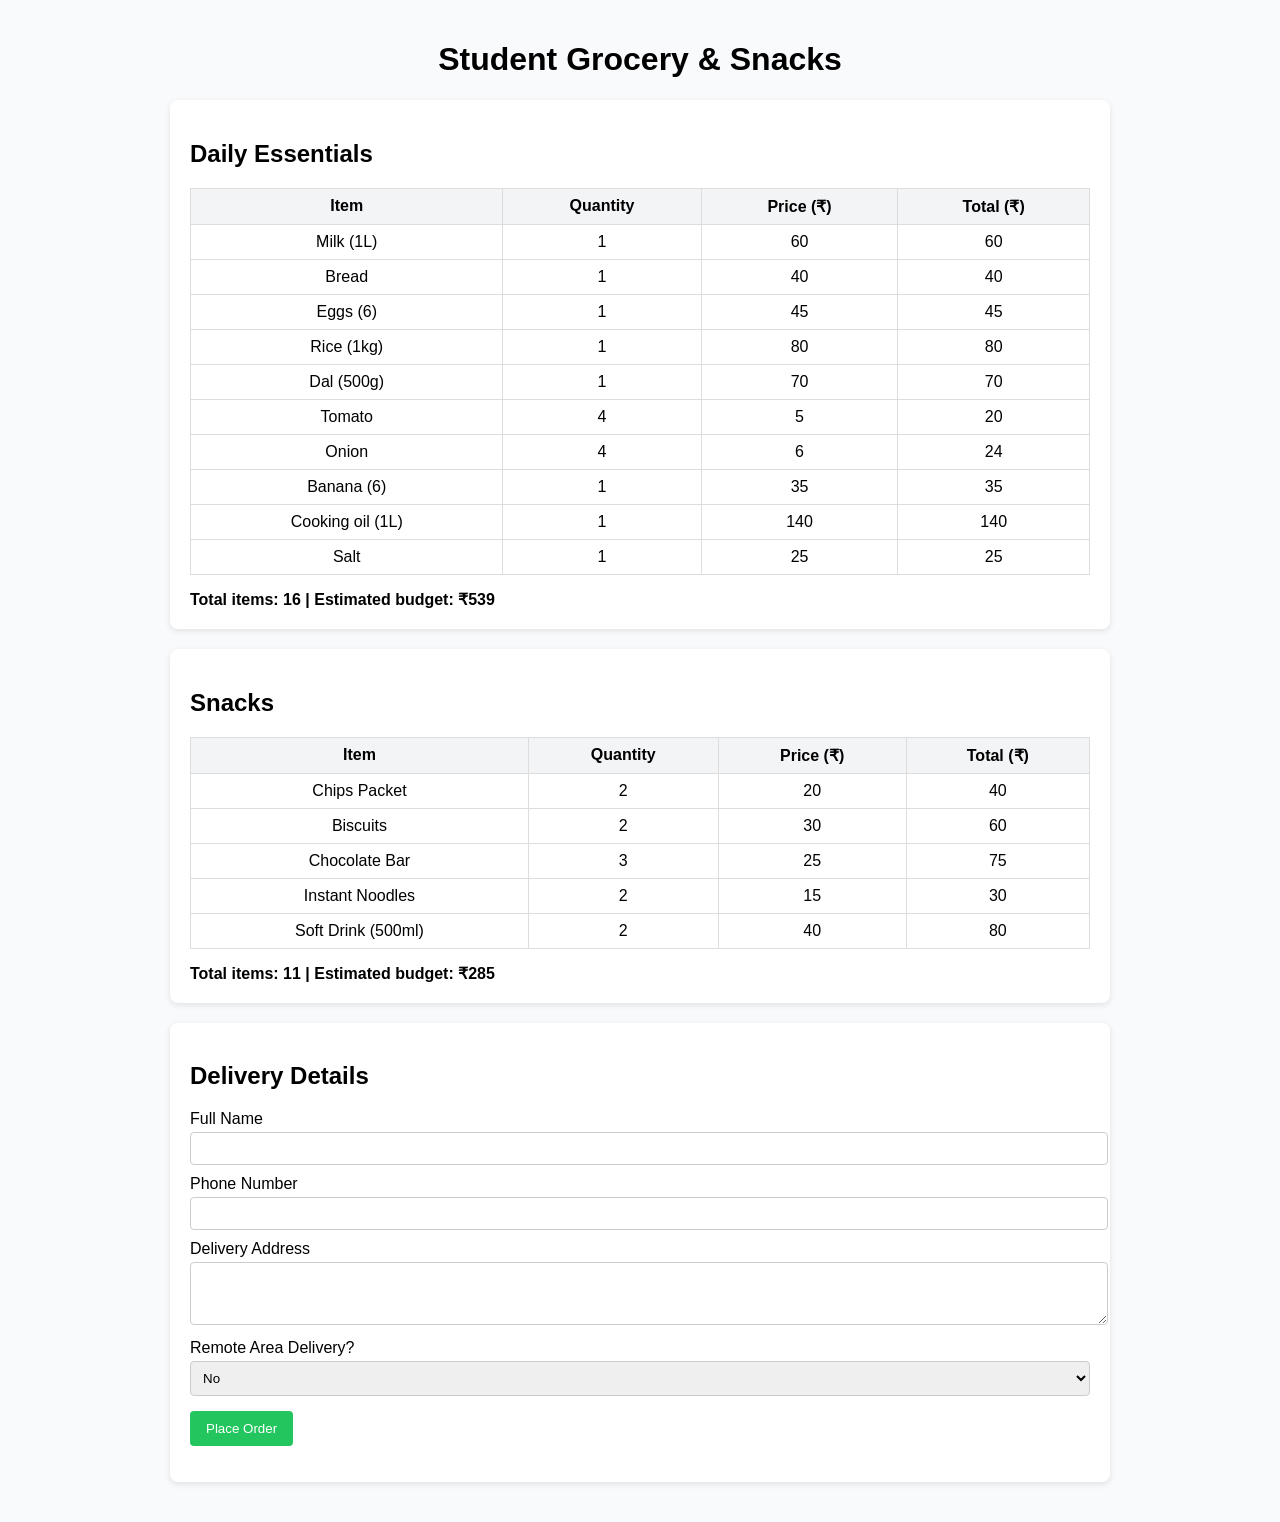
<file: archive/website.html>
<!DOCTYPE html>
<html lang="en">
<head>
  <meta charset="UTF-8" />
  <meta name="viewport" content="width=device-width, initial-scale=1" />
  <title>Student Grocery & Snacks</title>
  <style>
    body { font-family: Arial, sans-serif; background:#f9fafb; margin:0; padding:20px; }
    h1 { text-align:center; }
    .section { margin:20px auto; max-width:900px; background:#fff; padding:20px; border-radius:8px; box-shadow:0 2px 6px rgba(0,0,0,0.1); }
    table { width:100%; border-collapse:collapse; margin-top:10px; }
    th, td { border:1px solid #ddd; padding:8px; text-align:center; }
    th { background:#f3f4f6; }
    .summary { margin-top:15px; font-weight:bold; }
    label { display:block; margin-top:10px; }
    input, textarea, select { width:100%; padding:8px; margin-top:4px; border:1px solid #ccc; border-radius:4px; }
    button { margin-top:15px; padding:10px 16px; background:#22c55e; color:#fff; border:none; border-radius:4px; cursor:pointer; }
    button:hover { background:#16a34a; }
  </style>
</head>
<body>
  <h1>Student Grocery & Snacks</h1>

  <!-- Essentials -->
  <div class="section">
    <h2>Daily Essentials</h2>
    <table id="essentialsTable">
      <thead>
        <tr><th>Item</th><th>Quantity</th><th>Price (₹)</th><th>Total (₹)</th></tr>
      </thead>
      <tbody>
        <tr><td>Milk (1L)</td><td>1</td><td>60</td><td>60</td></tr>
        <tr><td>Bread</td><td>1</td><td>40</td><td>40</td></tr>
        <tr><td>Eggs (6)</td><td>1</td><td>45</td><td>45</td></tr>
        <tr><td>Rice (1kg)</td><td>1</td><td>80</td><td>80</td></tr>
        <tr><td>Dal (500g)</td><td>1</td><td>70</td><td>70</td></tr>
        <tr><td>Tomato</td><td>4</td><td>5</td><td>20</td></tr>
        <tr><td>Onion</td><td>4</td><td>6</td><td>24</td></tr>
        <tr><td>Banana (6)</td><td>1</td><td>35</td><td>35</td></tr>
        <tr><td>Cooking oil (1L)</td><td>1</td><td>140</td><td>140</td></tr>
        <tr><td>Salt</td><td>1</td><td>25</td><td>25</td></tr>
      </tbody>
    </table>
    <div class="summary" id="essentialsSummary"></div>
  </div>

  <!-- Snacks -->
  <div class="section">
    <h2>Snacks</h2>
    <table id="snacksTable">
      <thead>
        <tr><th>Item</th><th>Quantity</th><th>Price (₹)</th><th>Total (₹)</th></tr>
      </thead>
      <tbody>
        <tr><td>Chips Packet</td><td>2</td><td>20</td><td>40</td></tr>
        <tr><td>Biscuits</td><td>2</td><td>30</td><td>60</td></tr>
        <tr><td>Chocolate Bar</td><td>3</td><td>25</td><td>75</td></tr>
        <tr><td>Instant Noodles</td><td>2</td><td>15</td><td>30</td></tr>
        <tr><td>Soft Drink (500ml)</td><td>2</td><td>40</td><td>80</td></tr>
      </tbody>
    </table>
    <div class="summary" id="snacksSummary"></div>
  </div>

  <!-- Delivery -->
  <div class="section">
    <h2>Delivery Details</h2>
    <form id="deliveryForm">
      <label for="name">Full Name</label>
      <input type="text" id="name" required />

      <label for="phone">Phone Number</label>
      <input type="tel" id="phone" required />

      <label for="address">Delivery Address</label>
      <textarea id="address" rows="3" required></textarea>

      <label for="remote">Remote Area Delivery?</label>
      <select id="remote">
        <option value="No">No</option>
        <option value="Yes">Yes</option>
      </select>

      <button type="submit">Place Order</button>
    </form>
    <p id="confirmation" style="margin-top:10px; color:green; font-weight:bold;"></p>
  </div>

  <script>
    function calculateSummary(tableId, summaryId) {
      const rows = document.querySelectorAll(`#${tableId} tbody tr`);
      let totalItems = 0, totalCost = 0;
      rows.forEach(row => {
        const qty = parseInt(row.cells[1].textContent);
        const total = parseInt(row.cells[3].textContent);
        totalItems += qty;
        totalCost += total;
      });
      document.getElementById(summaryId).textContent =
        `Total items: ${totalItems} | Estimated budget: ₹${totalCost}`;
    }
    calculateSummary("essentialsTable", "essentialsSummary");
    calculateSummary("snacksTable", "snacksSummary");

    document.getElementById("deliveryForm").addEventListener("submit", function(e) {
      e.preventDefault();
      const name = document.getElementById("name").value;
      const phone = document.getElementById("phone").value;
      const address = document.getElementById("address").value;
      const remote = document.getElementById("remote").value;
      document.getElementById("confirmation").textContent =
        `Order placed! Thank you, ${name}. Delivery to: ${address}. Phone: ${phone}. Remote area: ${remote}.`;
    });
  </script>
</body>
</html>
</file>
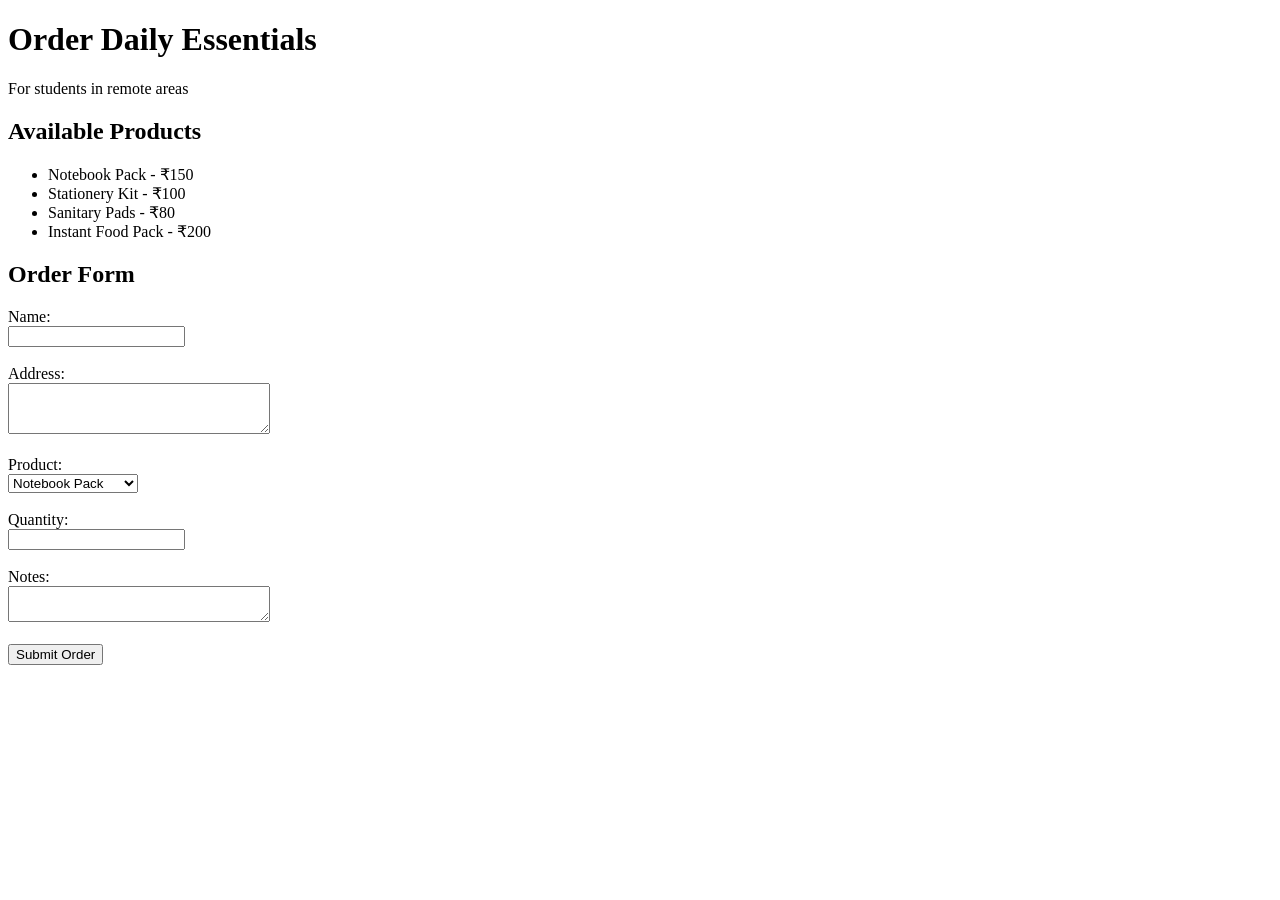
<file: archive/Website2.html>
<!DOCTYPE html>
<html>
<head>
  <title>Student Essentials Order</title>
</head>
<body>

  <h1>Order Daily Essentials</h1>
  <p>For students in remote areas</p>

  <h2>Available Products</h2>
  <ul>
    <li>Notebook Pack - ₹150</li>
    <li>Stationery Kit - ₹100</li>
    <li>Sanitary Pads - ₹80</li>
    <li>Instant Food Pack - ₹200</li>
  </ul>

  <h2>Order Form</h2>
  <form action="mailto:youremail@example.com" method="post" enctype="text/plain">
    Name:<br>
    <input type="text" name="name"><br><br>

    Address:<br>
    <textarea name="address" rows="3" cols="30"></textarea><br><br>

    Product:<br>
    <select name="product">
      <option value="Notebook Pack">Notebook Pack</option>
      <option value="Stationery Kit">Stationery Kit</option>
      <option value="Sanitary Pads">Sanitary Pads</option>
      <option value="Instant Food Pack">Instant Food Pack</option>
    </select><br><br>

    Quantity:<br>
    <input type="number" name="quantity"><br><br>

    Notes:<br>
    <textarea name="notes" rows="2" cols="30"></textarea><br><br>

    <input type="submit" value="Submit Order">
  </form>

</body>
</html>
</file>
<file: styles.css>
:root {
  --bg: #f7efe4;
  --surface: rgba(255, 251, 246, 0.82);
  --surface-strong: #fff9f1;
  --surface-dark: #16211e;
  --text: #1e2724;
  --muted: #5c6b66;
  --line: rgba(26, 36, 33, 0.1);
  --accent: #d1642f;
  --accent-strong: #9f3f1d;
  --accent-soft: #f5c9ae;
  --success: #21664b;
  --warning: #8d5d19;
  --danger: #923d31;
  --shadow: 0 22px 60px rgba(82, 51, 24, 0.12);
  --radius-lg: 28px;
  --radius-md: 18px;
  --radius-sm: 12px;
  --content-width: 1180px;
}

* {
  box-sizing: border-box;
}

html {
  scroll-behavior: smooth;
}

body {
  margin: 0;
  color: var(--text);
  background:
    radial-gradient(circle at top left, rgba(209, 100, 47, 0.18), transparent 26rem),
    radial-gradient(circle at right 20%, rgba(33, 102, 75, 0.15), transparent 22rem),
    linear-gradient(180deg, #fef8ef 0%, var(--bg) 50%, #f3e7da 100%);
  font-family: "Trebuchet MS", "Gill Sans", sans-serif;
}

a {
  color: inherit;
  text-decoration: none;
}

button,
input,
select,
textarea {
  font: inherit;
}

.page-shell {
  min-height: 100vh;
}

.hero,
.controls-section,
.workspace,
.checkout-layout,
.highlights,
.site-footer {
  width: min(calc(100% - 2rem), var(--content-width));
  margin: 0 auto;
}

.hero {
  padding: 1.4rem 0 2rem;
}

.topbar {
  display: flex;
  justify-content: space-between;
  align-items: center;
  gap: 1rem;
  padding: 0.8rem 1rem;
  background: rgba(255, 249, 241, 0.72);
  border: 1px solid rgba(255, 255, 255, 0.55);
  border-radius: 999px;
  backdrop-filter: blur(10px);
  box-shadow: var(--shadow);
}

.brand {
  font-family: Georgia, "Times New Roman", serif;
  font-size: 1.4rem;
  font-weight: 700;
  letter-spacing: 0.04em;
}

.topbar-links {
  display: flex;
  gap: 1rem;
  color: var(--muted);
}

.topbar-links a:hover,
.topbar-links a:focus-visible {
  color: var(--accent-strong);
}

.hero-grid {
  display: grid;
  grid-template-columns: minmax(0, 1.35fr) minmax(280px, 0.85fr);
  gap: 1.5rem;
  margin-top: 1.5rem;
}

.hero-copy,
.hero-panel,
.catalog-panel,
.cart-panel,
.control-card,
.checkout-card,
.highlight-card {
  background: var(--surface);
  border: 1px solid rgba(255, 255, 255, 0.6);
  border-radius: var(--radius-lg);
  box-shadow: var(--shadow);
  backdrop-filter: blur(10px);
}

.hero-copy,
.hero-panel,
.catalog-panel,
.cart-panel,
.checkout-card {
  padding: 1.6rem;
}

.eyebrow {
  margin: 0 0 0.45rem;
  font-size: 0.8rem;
  font-weight: 700;
  text-transform: uppercase;
  letter-spacing: 0.16em;
  color: var(--accent-strong);
}

.hero-copy h1,
.section-heading h2,
.catalog-header h2,
.cart-heading h2 {
  margin: 0;
  font-family: Georgia, "Times New Roman", serif;
  line-height: 1.08;
}

.hero-copy h1 {
  max-width: 12ch;
  font-size: clamp(2.5rem, 5vw, 4.8rem);
}

.hero-text,
.section-heading p,
.panel-list,
.muted,
.highlight-card p,
.site-footer p {
  color: var(--muted);
}

.hero-text {
  max-width: 62ch;
  font-size: 1.05rem;
  line-height: 1.7;
  margin: 1rem 0 1.4rem;
}

.hero-actions {
  display: flex;
  flex-wrap: wrap;
  gap: 0.9rem;
}

.button,
.text-button {
  border: none;
  cursor: pointer;
  transition: transform 180ms ease, background-color 180ms ease, color 180ms ease;
}

.button {
  display: inline-flex;
  align-items: center;
  justify-content: center;
  min-height: 3rem;
  padding: 0.85rem 1.35rem;
  border-radius: 999px;
  font-weight: 700;
}

.button:hover,
.button:focus-visible,
.text-button:hover,
.text-button:focus-visible,
.quantity-button:hover,
.quantity-button:focus-visible,
.add-button:hover,
.add-button:focus-visible {
  transform: translateY(-1px);
}

.button-primary {
  background: linear-gradient(135deg, var(--accent) 0%, #ea8d53 100%);
  color: #fff8f3;
}

.button-secondary {
  background: rgba(255, 255, 255, 0.72);
  color: var(--text);
  border: 1px solid var(--line);
}

.hero-stats {
  display: grid;
  grid-template-columns: repeat(3, minmax(0, 1fr));
  gap: 0.9rem;
  margin-top: 1.6rem;
}

.hero-stats article {
  padding: 1rem;
  background: rgba(255, 255, 255, 0.56);
  border-radius: var(--radius-md);
}

.hero-stats strong {
  display: block;
  font-size: 1.25rem;
  margin-bottom: 0.25rem;
}

.hero-panel {
  position: relative;
  overflow: hidden;
}

.hero-panel::after {
  content: "";
  position: absolute;
  inset: auto -3rem -4rem auto;
  width: 12rem;
  height: 12rem;
  background: radial-gradient(circle, rgba(209, 100, 47, 0.32), transparent 70%);
  pointer-events: none;
}

.panel-kicker {
  margin: 0;
  color: var(--warning);
  font-weight: 700;
}

.hero-panel h2 {
  margin: 0.55rem 0 1rem;
  font-size: 1.7rem;
  line-height: 1.2;
}

.panel-list {
  margin: 0;
  padding-left: 1rem;
  line-height: 1.8;
}

.budget-teaser {
  margin-top: 1.3rem;
  padding: 1rem 1.1rem;
  border-radius: var(--radius-md);
  background: rgba(255, 255, 255, 0.7);
}

.budget-teaser span {
  display: block;
  color: var(--muted);
  margin-bottom: 0.35rem;
}

.budget-teaser strong {
  font-size: 1.3rem;
}

.controls-section,
.checkout-layout,
.highlights {
  margin-top: 2rem;
}

.section-heading {
  max-width: 60ch;
  margin-bottom: 1.2rem;
}

.controls-grid {
  display: grid;
  grid-template-columns: repeat(3, minmax(0, 1fr));
  gap: 1rem;
}

.control-card {
  display: flex;
  flex-direction: column;
  gap: 0.85rem;
  padding: 1.1rem 1.15rem;
}

.control-card span {
  font-weight: 700;
}

.control-card input,
.control-card select,
.checkout-card input,
.checkout-card select,
.checkout-card textarea {
  width: 100%;
  border: 1px solid rgba(26, 36, 33, 0.16);
  border-radius: var(--radius-sm);
  padding: 0.85rem 0.95rem;
  background: rgba(255, 255, 255, 0.78);
  color: var(--text);
}

.control-card-range strong {
  color: var(--accent-strong);
}

.workspace {
  display: grid;
  grid-template-columns: minmax(0, 1.3fr) minmax(300px, 0.8fr);
  gap: 1.3rem;
  margin-top: 1.5rem;
  align-items: start;
}

.catalog-header,
.cart-heading {
  display: flex;
  justify-content: space-between;
  gap: 1rem;
  align-items: start;
  margin-bottom: 1rem;
}

.product-grid {
  display: grid;
  grid-template-columns: repeat(2, minmax(0, 1fr));
  gap: 1rem;
}

.product-card {
  display: grid;
  gap: 1rem;
  padding: 1rem;
  border-radius: var(--radius-md);
  background: rgba(255, 255, 255, 0.68);
  border: 1px solid rgba(26, 36, 33, 0.08);
  animation: rise-in 480ms ease both;
}

.product-card:nth-child(2n) {
  animation-delay: 70ms;
}

.product-card:nth-child(3n) {
  animation-delay: 110ms;
}

.product-top {
  display: flex;
  justify-content: space-between;
  gap: 1rem;
  align-items: start;
}

.product-badge {
  display: inline-flex;
  width: 3rem;
  height: 3rem;
  align-items: center;
  justify-content: center;
  border-radius: 1rem;
  font-weight: 700;
  color: #fff8f3;
}

.product-meta {
  display: flex;
  flex-wrap: wrap;
  gap: 0.45rem;
}

.pill {
  display: inline-flex;
  align-items: center;
  padding: 0.35rem 0.65rem;
  border-radius: 999px;
  background: rgba(209, 100, 47, 0.1);
  color: var(--accent-strong);
  font-size: 0.8rem;
  font-weight: 700;
}

.product-card h3 {
  margin: 0;
  font-size: 1.1rem;
}

.product-card p {
  margin: 0;
  color: var(--muted);
  line-height: 1.55;
}

.product-bottom {
  display: flex;
  justify-content: space-between;
  gap: 1rem;
  align-items: end;
}

.price-tag {
  display: flex;
  flex-direction: column;
}

.price-tag strong {
  font-size: 1.25rem;
}

.add-button,
.quantity-button,
.text-button {
  min-height: 2.55rem;
  padding: 0.7rem 0.95rem;
  border-radius: 999px;
  font-weight: 700;
}

.add-button {
  background: var(--surface-dark);
  color: #f9f5ed;
}

.text-button {
  background: rgba(209, 100, 47, 0.1);
  color: var(--accent-strong);
}

.cart-items {
  display: grid;
  gap: 0.85rem;
  margin-bottom: 1rem;
}

.cart-empty {
  padding: 1.1rem;
  border: 1px dashed rgba(26, 36, 33, 0.18);
  border-radius: var(--radius-md);
  color: var(--muted);
  text-align: center;
}

.cart-item {
  display: grid;
  gap: 0.8rem;
  padding: 0.95rem;
  border-radius: var(--radius-md);
  background: rgba(255, 255, 255, 0.72);
  border: 1px solid rgba(26, 36, 33, 0.08);
}

.cart-item-head,
.summary-row {
  display: flex;
  justify-content: space-between;
  gap: 1rem;
  align-items: center;
}

.cart-item-head strong,
.summary-row strong {
  font-size: 1rem;
}

.cart-item p {
  margin: 0;
  color: var(--muted);
}

.cart-actions {
  display: flex;
  justify-content: space-between;
  gap: 0.8rem;
  align-items: center;
}

.quantity-controls {
  display: inline-flex;
  align-items: center;
  gap: 0.5rem;
}

.quantity-button {
  min-width: 2.55rem;
  border: 1px solid rgba(26, 36, 33, 0.16);
  background: rgba(255, 255, 255, 0.76);
  color: var(--text);
}

.remove-button {
  border: none;
  background: transparent;
  color: var(--danger);
  cursor: pointer;
  font-weight: 700;
}

.summary-card,
.budget-status {
  padding: 1rem 1.05rem;
  border-radius: var(--radius-md);
}

.summary-card {
  background: rgba(255, 255, 255, 0.76);
  border: 1px solid rgba(26, 36, 33, 0.08);
}

.summary-row + .summary-row {
  margin-top: 0.75rem;
}

.total-row {
  padding-top: 0.8rem;
  border-top: 1px solid var(--line);
}

.budget-status {
  margin-top: 1rem;
  background: rgba(209, 100, 47, 0.1);
  color: var(--warning);
  line-height: 1.55;
}

.budget-status.is-good {
  background: rgba(33, 102, 75, 0.12);
  color: var(--success);
}

.budget-status.is-bad {
  background: rgba(146, 61, 49, 0.12);
  color: var(--danger);
}

.checkout-grid,
.highlight-grid {
  display: grid;
  gap: 1rem;
}

.checkout-grid {
  grid-template-columns: repeat(2, minmax(0, 1fr));
}

.checkout-card {
  display: grid;
  gap: 1rem;
}

.checkout-card label {
  display: grid;
  gap: 0.45rem;
}

.checkout-card label span {
  font-weight: 700;
}

.form-button {
  width: 100%;
}

.checkout-summary {
  display: grid;
  gap: 0.7rem;
  color: var(--muted);
}

.checkout-line {
  display: flex;
  justify-content: space-between;
  gap: 1rem;
}

.confirmation-message {
  min-height: 3.5rem;
  padding: 0.95rem 1rem;
  border-radius: var(--radius-md);
  background: rgba(33, 102, 75, 0.12);
  color: var(--success);
}

.highlight-grid {
  grid-template-columns: repeat(3, minmax(0, 1fr));
}

.highlight-card {
  padding: 1.3rem;
}

.highlight-card h3 {
  margin-top: 0;
  margin-bottom: 0.55rem;
  font-size: 1.1rem;
}

.site-footer {
  padding: 2rem 0 3rem;
}

.site-footer p {
  text-align: center;
  margin: 0;
}

@keyframes rise-in {
  from {
    opacity: 0;
    transform: translateY(12px);
  }

  to {
    opacity: 1;
    transform: translateY(0);
  }
}

@media (max-width: 980px) {
  .hero-grid,
  .workspace,
  .checkout-grid,
  .highlight-grid,
  .controls-grid {
    grid-template-columns: 1fr;
  }

  .product-grid {
    grid-template-columns: 1fr;
  }
}

@media (max-width: 640px) {
  .hero,
  .controls-section,
  .workspace,
  .checkout-layout,
  .highlights,
  .site-footer {
    width: min(calc(100% - 1rem), var(--content-width));
  }

  .topbar,
  .catalog-header,
  .cart-heading,
  .product-bottom,
  .cart-actions,
  .hero-actions {
    flex-direction: column;
    align-items: stretch;
  }

  .topbar-links {
    justify-content: space-between;
  }

  .hero-copy h1 {
    max-width: none;
  }

  .hero-stats {
    grid-template-columns: 1fr;
  }
}
</file>
